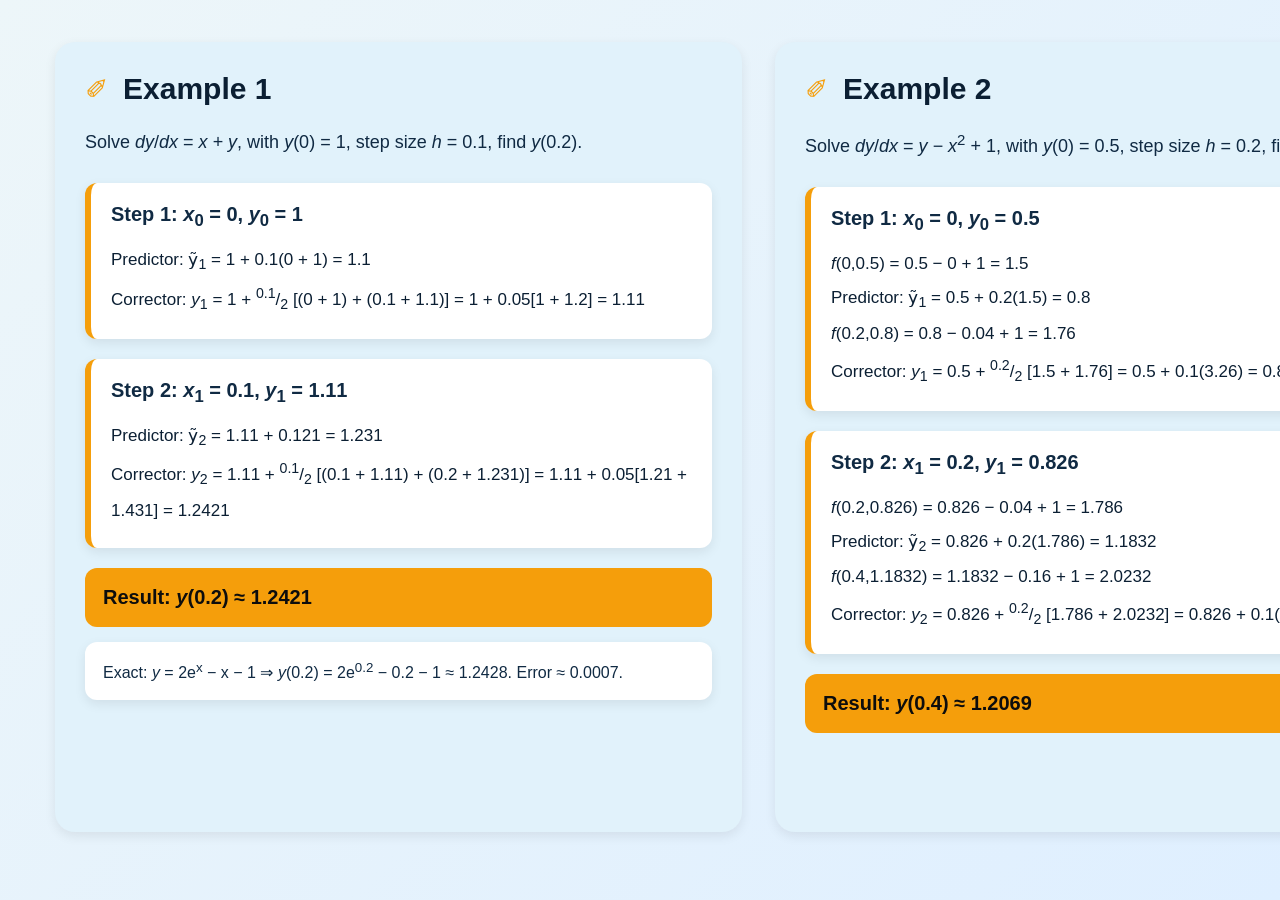
<file: heun_app/templates/example.html>
<!DOCTYPE html>
<html lang="en">
<head>
<meta charset="UTF-8">
<meta name="viewport" content="width=device-width, initial-scale=1.0">
<title>Worked Examples - Heun Method</title>

<style>

*{
    margin:0;
    padding:0;
    box-sizing:border-box;
    font-family: Arial, sans-serif;
}



body{
    background: linear-gradient(135deg, #edf6f9, #dfefff);
    width:1440px;
    height:900px;
    position:relative;
    overflow-x:hidden;
}




.container{
    position: absolute;

    width: 687px;
    height: 790px;

    left: 55px;
    top: 42px;

    background: #E1F2FB;

    border-radius: 20px;
    padding: 30px;

    box-shadow: 0 4px 12px rgba(0,0,0,0.08);

    overflow-y: auto;
}



.container2{
    position: absolute;

    width: 688px;
    height: 790px;

    left: 775px;
    top: 42px;

    background: #E1F2FB;

    border-radius: 20px;
    padding: 30px;

    box-shadow: 0 4px 12px rgba(0,0,0,0.08);

    overflow-y: auto;
}



.title{
    display:flex;
    align-items:center;
    gap:15px;
    margin-bottom:20px;
}

.icon{
    font-size:28px;
    color:#f59e0b;
}

h1{
    font-size:30px;
    color:#0b1f33;
}

.intro{
    font-size:18px;
    line-height:1.8;
    margin-bottom:25px;
    color:#102a43;
}



.step-box{
    background:white;
    border-left:6px solid #f59e0b;
    padding:20px;
    margin-bottom:20px;
    border-radius:12px;
    box-shadow:0 4px 12px rgba(0,0,0,0.08);
}

.step-title{
    font-size:20px;
    font-weight:bold;
    margin-bottom:12px;
    color:#102a43;
}

.formula{
    font-size:17px;
    line-height:2;
    color:#0b1f33;
}



.result{
    background:#f59e0b;
    color:rgb(13, 13, 13);
    padding:18px;
    border-radius:12px;
    font-size:20px;
    font-weight:bold;
    margin-top:20px;
}

.exact{
    background:white;
    padding:18px;
    border-radius:12px;
    margin-top:15px;
    font-size:16px;
    color:#102a43;
    box-shadow:0 4px 12px rgba(0,0,0,0.08);
}



.back-btn{
    position:absolute;
    bottom:40px;
    right:-20px;
    top:94%;
}

button{
    background:#f59e0b;
    color:#0b1f33;
    border:none;
    padding:14px 28px;
    border-radius:10px;
    font-size:18px;
    font-weight:bold;
    cursor:pointer;
    transition:0.2s ease;
    
}

button:hover{
    transform:scale(1.03);
}

</style>
</head>

<body>



<div class="container">

    <div class="title">
        <div class="icon">✐</div>
        <h1>Example 1</h1>
    </div>

    <div class="intro">
        Solve 
        <i>dy</i>/<i>dx</i> = <i>x + y</i>, 
        with <i>y</i>(0) = 1, 
        step size <i>h</i> = 0.1, 
        find <i>y</i>(0.2).
    </div>

    <div class="step-box">

        <div class="step-title">
            Step 1:
            <i>x</i><sub>0</sub> = 0,
            <i>y</i><sub>0</sub> = 1
        </div>

        <div class="formula">

            Predictor:
            ỹ<sub>1</sub> = 1 + 0.1(0 + 1) = 1.1
            <br>

            Corrector:
             <i>y</i><sub>1</sub> =
            1 +
            <sup>0.1</sup>/<sub>2</sub>
            [(0 + 1) + (0.1 + 1.1)]
            = 1 + 0.05[1 + 1.2]
            = 1.11
        </div>

    </div>

    <div class="step-box">

        <div class="step-title">
            Step 2:
            <i>x</i><sub>1</sub> = 0.1,
            <i>y</i><sub>1</sub> = 1.11
        </div>

        <div class="formula">

            Predictor:
            ỹ<sub>2</sub> =
            1.11 + 0.121
            = 1.231
            <br>

            Corrector:
            <i>y</i><sub>2</sub> =
            1.11 +
            <sup>0.1</sup>/<sub>2</sub>
            [(0.1 + 1.11) + (0.2 + 1.231)]
            = 1.11 + 0.05[1.21 + 1.431]
            = 1.2421

        </div>

    </div>

    <div class="result">
        Result:
        <i>y</i>(0.2) ≈ 1.2421
    </div>

    <div class="exact">
        Exact:
         <i>y</i> = 2e<sup>x</sup> − x − 1
        ⇒
        <i>y</i>(0.2) =
        2e<sup>0.2</sup> − 0.2 − 1
        ≈ 1.2428.
        Error ≈ 0.0007.
    </div>

</div>

<!-- =========================
     EXAMPLE 2
========================= -->

<div class="container2">

    <div class="title">
        <div class="icon">✐</div>
        <h1>Example 2</h1>
    </div>

     <!-- INTRO -->
    <div class="intro">
        Solve 
        <i>dy</i>/<i>dx</i> =
        <i>y − x</i><sup>2</sup> + 1,
        with <i>y</i>(0) = 0.5,
        step size <i>h</i> = 0.2,
        find <i>y</i>(0.4).
    </div>

    <!-- STEP 1 -->
    <div class="step-box">

        <div class="step-title">
            Step 1:
            <i>x</i><sub>0</sub> = 0,
            <i>y</i><sub>0</sub> = 0.5
        </div>

        <div class="formula">

            <i>f</i>(0,0.5) = 0.5 − 0 + 1 = 1.5
            <br>

            Predictor:
            ỹ<sub>1</sub> =
            0.5 + 0.2(1.5)
            = 0.8
            <br>

            <i>f</i>(0.2,0.8) =
            0.8 − 0.04 + 1
            = 1.76
            <br>

            Corrector:
            <i>y</i><sub>1</sub> =
            0.5 +
            <sup>0.2</sup>/<sub>2</sub>
            [1.5 + 1.76]
            = 0.5 + 0.1(3.26)
            = 0.826

        </div>

    </div>

    <!-- STEP 2 -->
    <div class="step-box">

        <div class="step-title">
            Step 2:
            <i>x</i><sub>1</sub> = 0.2,
            <i>y</i><sub>1</sub> = 0.826
        </div>

        <div class="formula">

            <i>f</i>(0.2,0.826) =
            0.826 − 0.04 + 1
            = 1.786
            <br>

            Predictor:
            ỹ<sub>2</sub> =
            0.826 + 0.2(1.786)
            = 1.1832
            <br>

            <i>f</i>(0.4,1.1832) =
            1.1832 − 0.16 + 1
            = 2.0232
            <br>

            Corrector:
            <i>y</i><sub>2</sub> =
            0.826 +
            <sup>0.2</sup>/<sub>2</sub>
            [1.786 + 2.0232]
            = 0.826 + 0.1(3.8092)
            = 1.2069

        </div>

    </div>

    <!-- RESULT -->
    <div class="result">
        Result:
        <i>y</i>(0.4) ≈ 1.2069
    </div>
</div>

<!-- BACK BUTTON -->

<div class="back-btn">

    <a href="/">
        <button>
            Back Home
        </button>
    </a>

</div>

</body>
</html>
</file>
